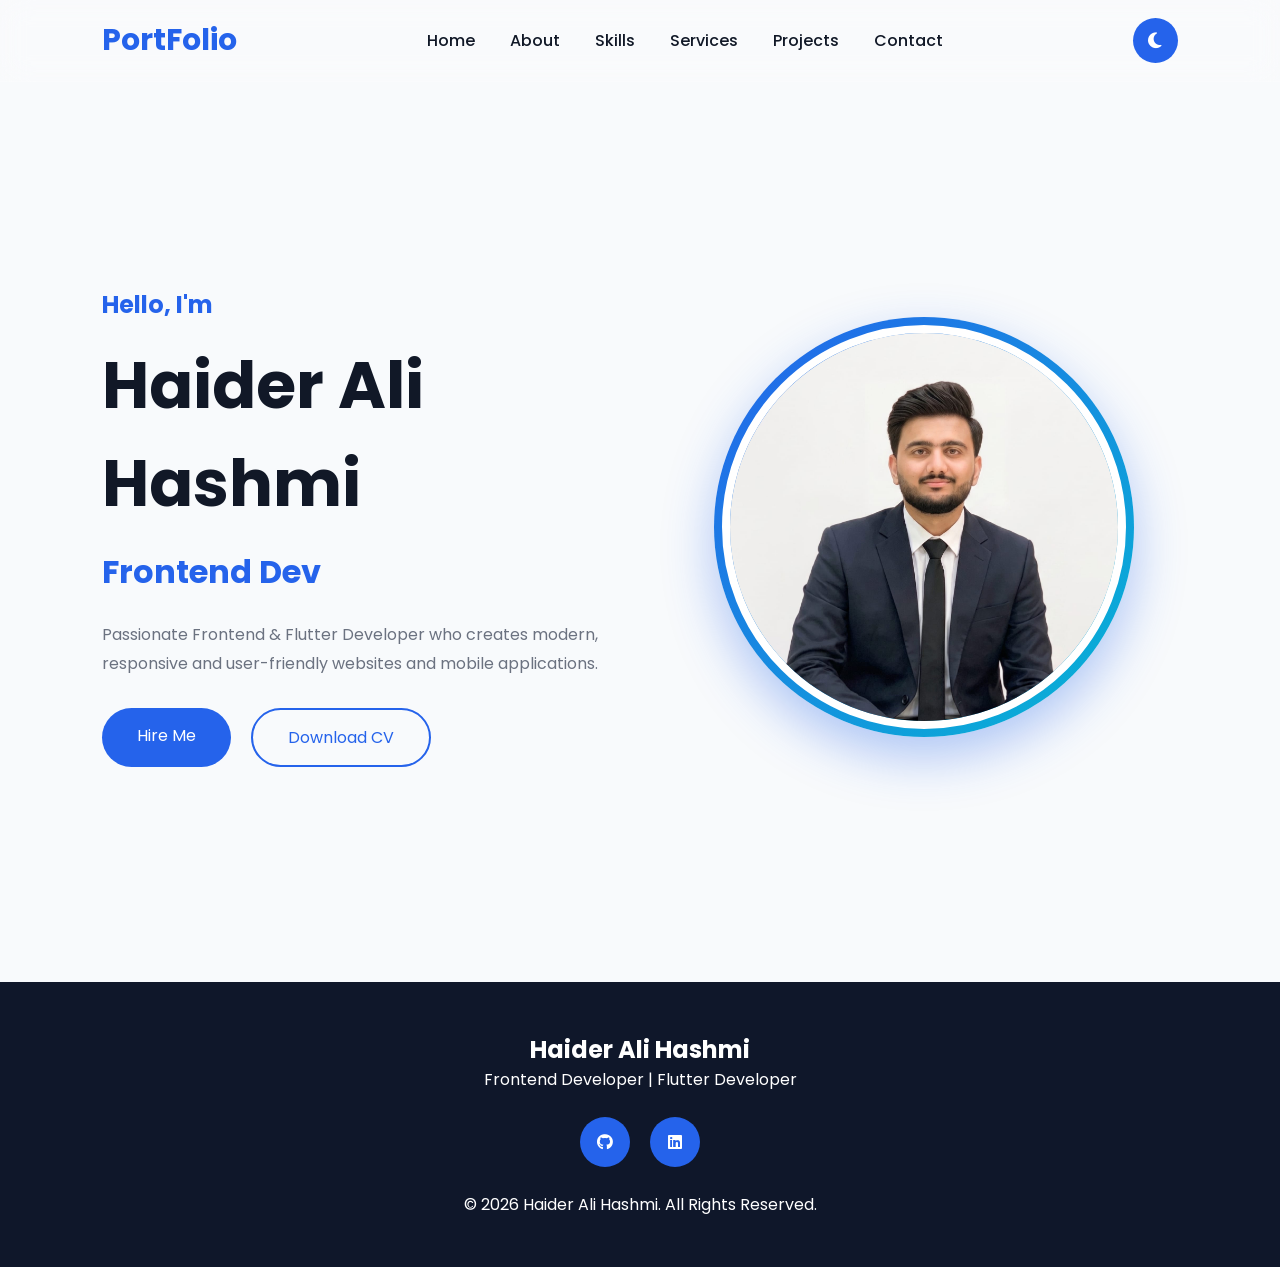
<file: index.html>
<!DOCTYPE html>
<html lang="en">
<head>
    <meta charset="UTF-8">
    <meta name="viewport" content="width=device-width, initial-scale=1.0">
    <title>Haider Ali Hashmi | Portfolio</title>
    <link rel="stylesheet" href="style.css">
    <link rel="stylesheet" href="https://cdnjs.cloudflare.com/ajax/libs/font-awesome/6.6.0/css/all.min.css">
</head>
<body>
    <div id="loader"><div class="spinner"></div></div>
    <div id="progressBar"></div>
    <header>
        <div class="logo"><span>PortFolio</span></div>
        <nav><ul>
            <li><a href="index.html" class="active">Home</a></li>
            <li><a href="about.html">About</a></li>
            <li><a href="skills.html">Skills</a></li>
            <li><a href="services.html">Services</a></li>
            <li><a href="projects.html">Projects</a></li>
            <li><a href="contact.html">Contact</a></li>
        </ul></nav>
        <div class="header-btns"><button id="theme-toggle" aria-label="Toggle theme"><i class="fa-solid fa-moon"></i></button><div class="menu-btn"><i class="fa-solid fa-bars"></i></div></div>
    </header>
    <main>
        <section class="hero" id="home">
            <div class="hero-content"><h3>Hello, I'm</h3><h1>Haider Ali Hashmi</h1><h2><span class="typing"></span></h2><p>Passionate Frontend &amp; Flutter Developer who creates modern, responsive and user-friendly websites and mobile applications.</p><div class="hero-buttons"><a href="contact.html" class="btn">Hire Me</a><a href="assets/Haider CV updated.pdf" class="btn-outline" download>Download CV</a></div></div>
            <div class="hero-image"><div class="image-box"><img src="assets/Haider.jpg" alt="Haider Ali Hashmi"></div></div>
        </section>
    </main>
    <footer><h2>Haider Ali Hashmi</h2><p>Frontend Developer | Flutter Developer</p><div class="footer-icons"><a href="https://github.com/HaiderAliHashmi786"><i class="fab fa-github"></i></a><a href="https://www.linkedin.com/in/haider-ali-hashmi-18349a380"><i class="fab fa-linkedin"></i></a></div><p class="copyright">&copy; 2026 Haider Ali Hashmi. All Rights Reserved.</p></footer>
    <script src="script.js"></script>
</body>
</html>
</file>
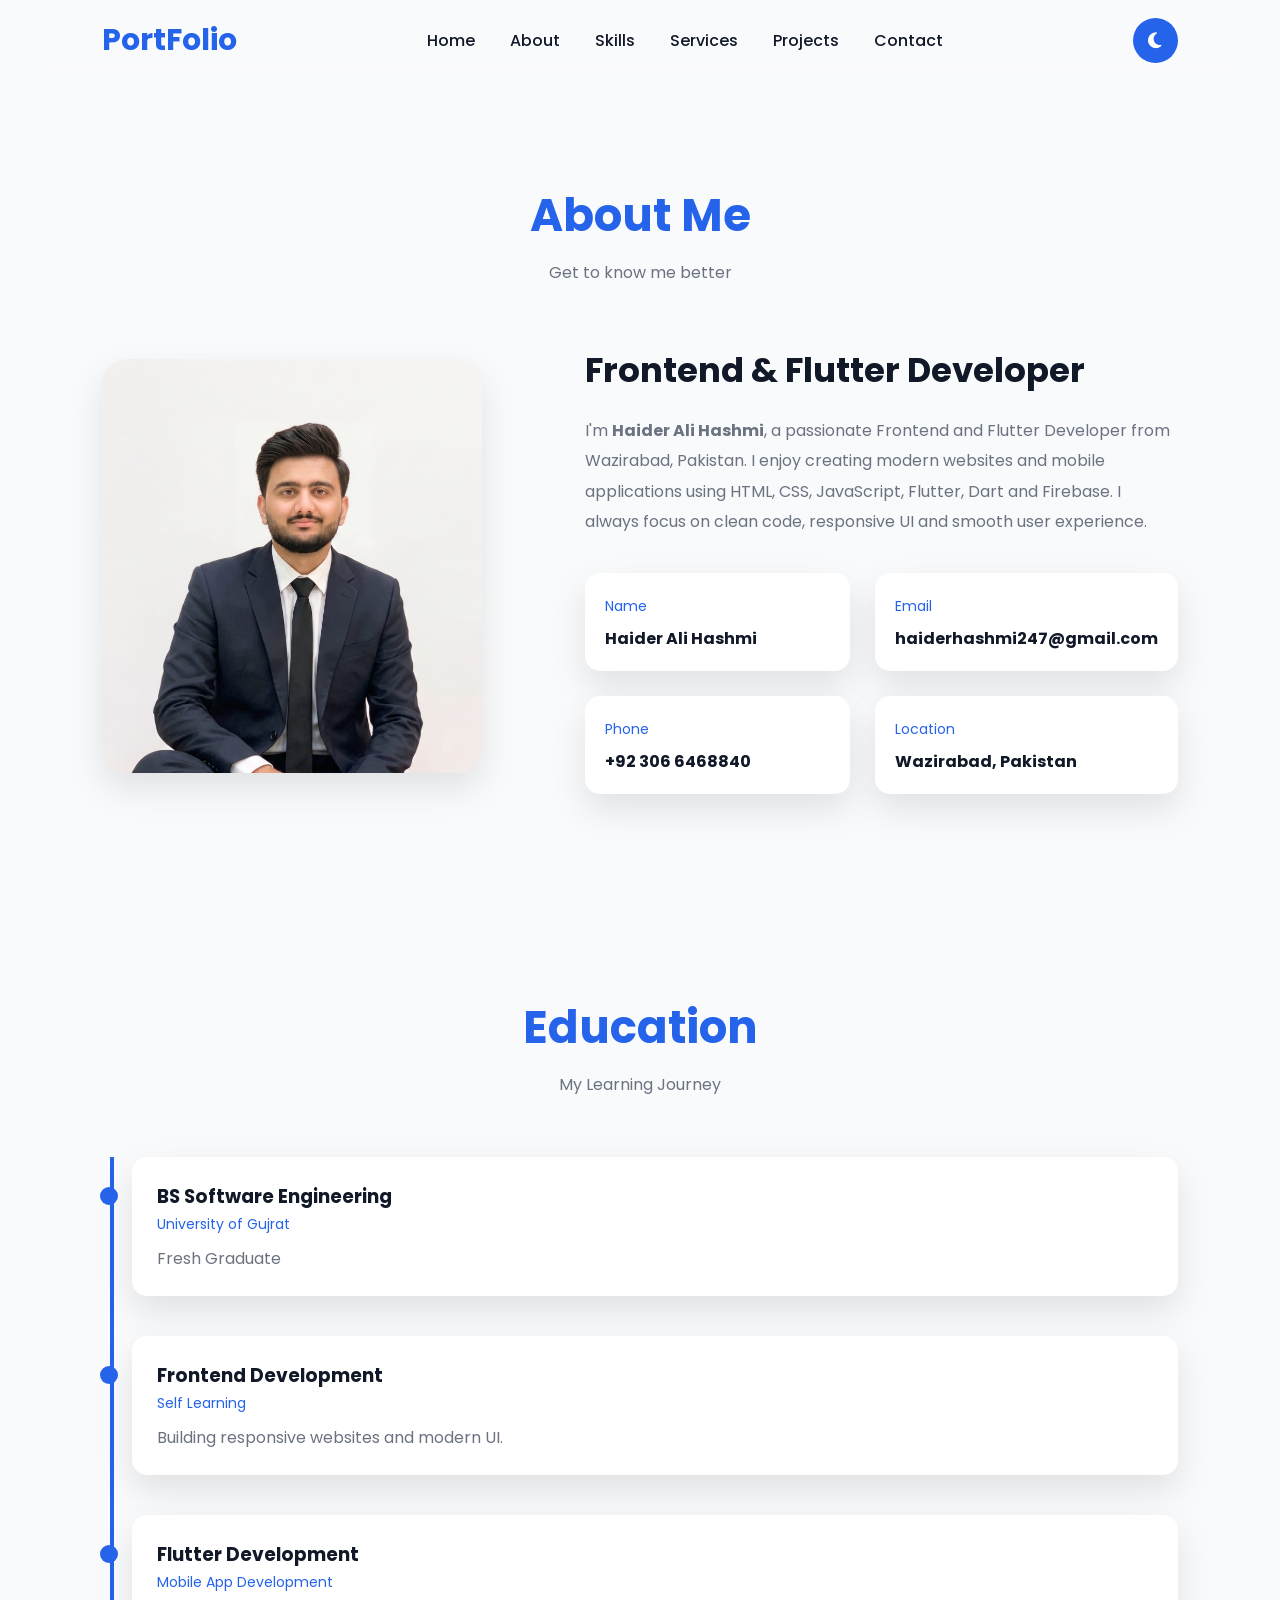
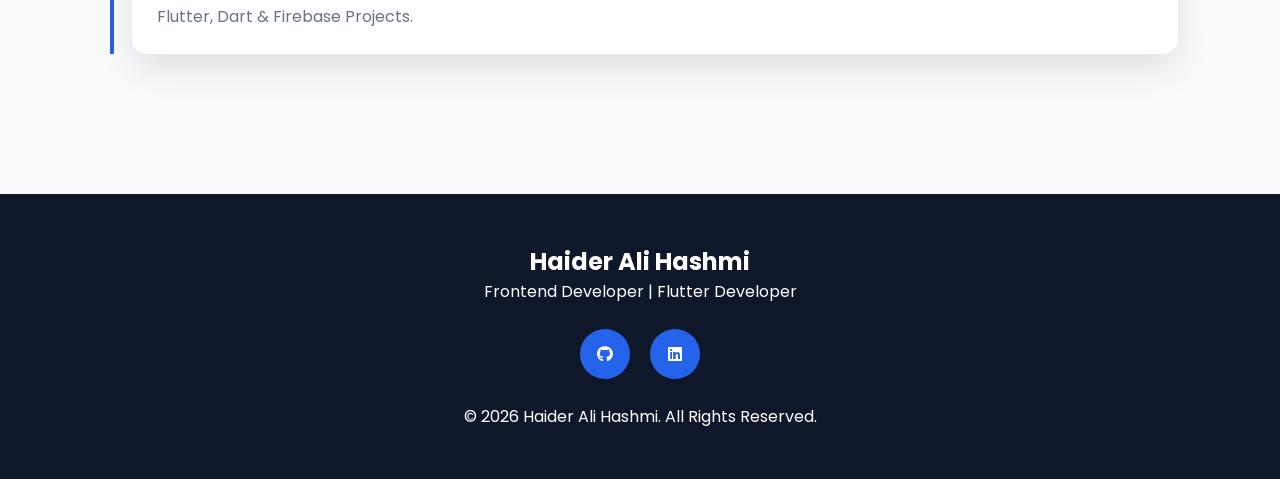
<file: about.html>
<!DOCTYPE html>
<html lang="en">
<head>
    <meta charset="UTF-8">
    <meta name="viewport" content="width=device-width, initial-scale=1.0">
    <title>About | Haider Ali Hashmi</title>
    <link rel="stylesheet" href="style.css">
    <link rel="stylesheet" href="https://cdnjs.cloudflare.com/ajax/libs/font-awesome/6.6.0/css/all.min.css">
</head>
<body>
    <div id="loader"><div class="spinner"></div></div>
    <div id="progressBar"></div>
    <header>
        <div class="logo"><span>PortFolio</span></div>
        <nav><ul>
            <li><a href="index.html">Home</a></li>
            <li><a href="about.html" class="active">About</a></li>
            <li><a href="skills.html">Skills</a></li>
            <li><a href="services.html">Services</a></li>
            <li><a href="projects.html">Projects</a></li>
            <li><a href="contact.html">Contact</a></li>
        </ul></nav>
        <div class="header-btns"><button id="theme-toggle" aria-label="Toggle theme"><i class="fa-solid fa-moon"></i></button><div class="menu-btn"><i class="fa-solid fa-bars"></i></div></div>
    </header>
    <main>
        <section class="about" id="about">
            <div class="section-title"><h2>About Me</h2><p>Get to know me better</p></div>
            <div class="about-container">
                <div class="about-image"><img src="assets/Haider.jpg" alt="Haider Ali Hashmi"></div>
                <div class="about-content">
                    <h3>Frontend &amp; Flutter Developer</h3>
                    <p>I'm <strong>Haider Ali Hashmi</strong>, a passionate Frontend and Flutter Developer from Wazirabad, Pakistan. I enjoy creating modern websites and mobile applications using HTML, CSS, JavaScript, Flutter, Dart and Firebase. I always focus on clean code, responsive UI and smooth user experience.</p>
                    <div class="about-info">
                        <div><span>Name</span><h4>Haider Ali Hashmi</h4></div>
                        <div><span>Email</span><h4>haiderhashmi247@gmail.com</h4></div>
                        <div><span>Phone</span><h4>+92 306 6468840</h4></div>
                        <div><span>Location</span><h4>Wazirabad, Pakistan</h4></div>
                    </div>
                </div>
            </div>
        </section>
        <section class="education">
            <div class="section-title"><h2>Education</h2><p>My Learning Journey</p></div>
            <div class="timeline">
                <div class="timeline-item"><h3>BS Software Engineering</h3><span>University of Gujrat</span><p>Fresh Graduate</p></div>
                <div class="timeline-item"><h3>Frontend Development</h3><span>Self Learning</span><p>Building responsive websites and modern UI.</p></div>
                <div class="timeline-item"><h3>Flutter Development</h3><span>Mobile App Development</span><p>Flutter, Dart &amp; Firebase Projects.</p></div>
            </div>
        </section>
    </main>
    <footer><h2>Haider Ali Hashmi</h2><p>Frontend Developer | Flutter Developer</p><div class="footer-icons"><a href="https://github.com/HaiderAliHashmi786"><i class="fab fa-github"></i></a><a href="https://www.linkedin.com/in/haider-ali-hashmi-18349a380"><i class="fab fa-linkedin"></i></a></div><p class="copyright">&copy; 2026 Haider Ali Hashmi. All Rights Reserved.</p></footer>
    <script src="script.js"></script>
</body>
</html>
</file>
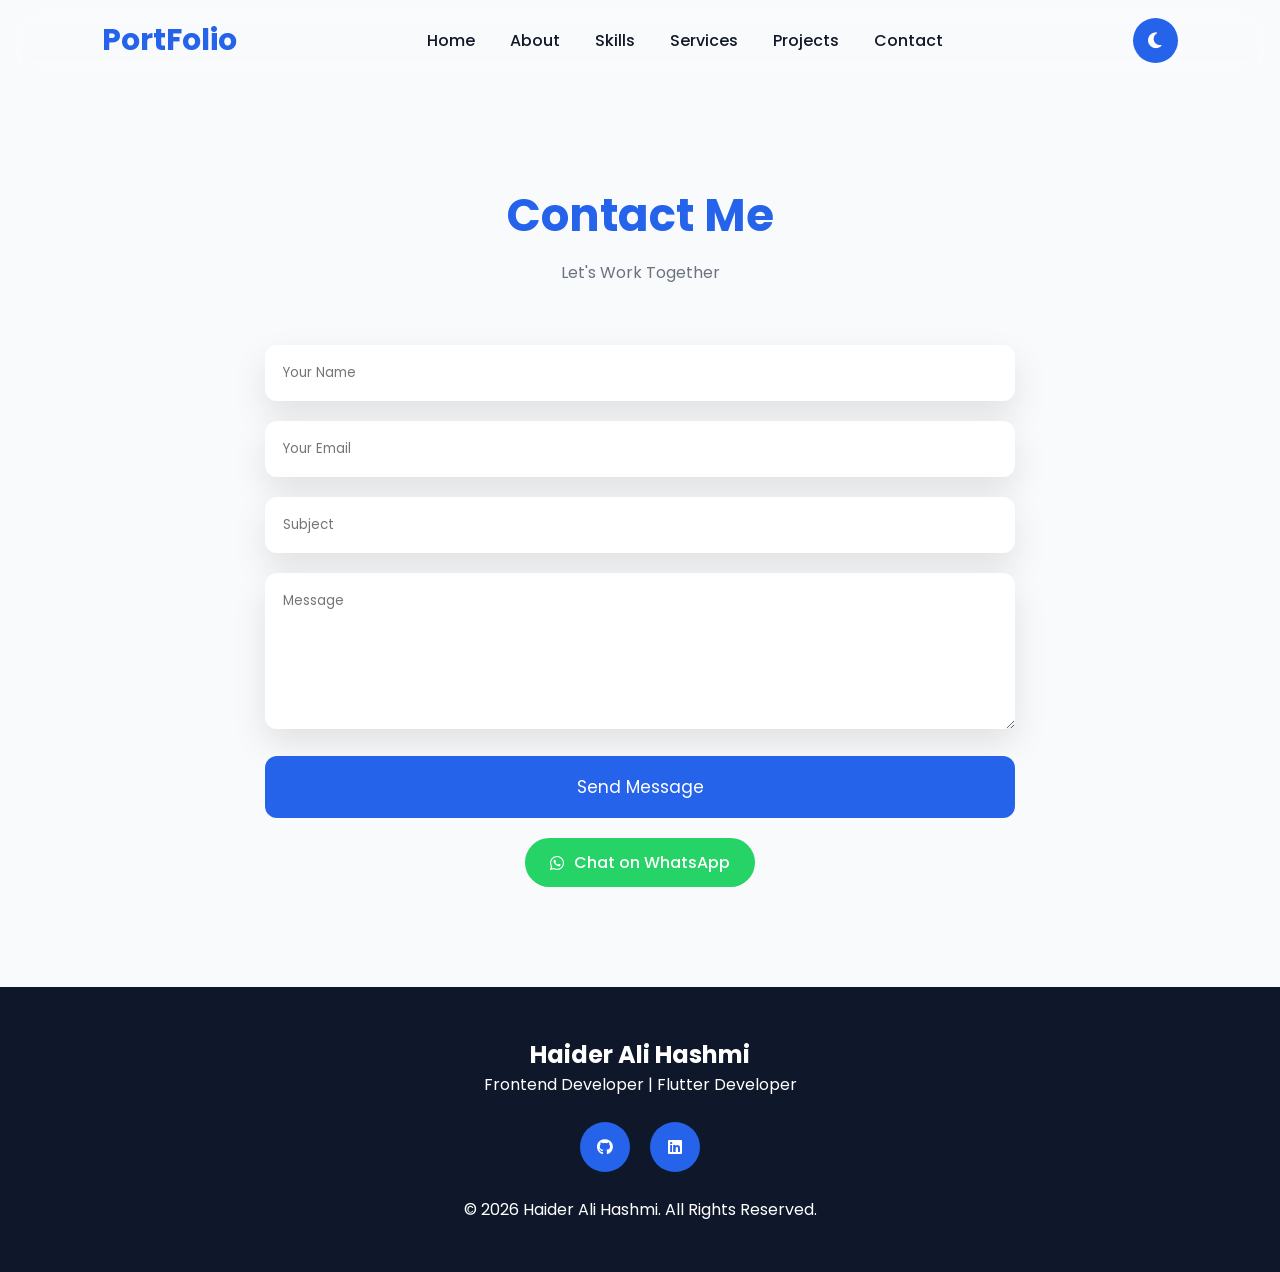
<file: contact.html>
<!DOCTYPE html>
<html lang="en">
<head>
    <meta charset="UTF-8"><meta name="viewport" content="width=device-width, initial-scale=1.0">
    <title>Contact | Haider Ali Hashmi</title>
    <link rel="stylesheet" href="style.css"><link rel="stylesheet" href="https://cdnjs.cloudflare.com/ajax/libs/font-awesome/6.6.0/css/all.min.css">
</head>
<body>
    <div id="loader"><div class="spinner"></div></div><div id="progressBar"></div>
    <header><div class="logo"><span>PortFolio</span></div><nav><ul>
        <li><a href="index.html">Home</a></li><li><a href="about.html">About</a></li><li><a href="skills.html">Skills</a></li><li><a href="services.html">Services</a></li><li><a href="projects.html">Projects</a></li><li><a href="contact.html" class="active">Contact</a></li>
    </ul></nav><div class="header-btns"><button id="theme-toggle" aria-label="Toggle theme"><i class="fa-solid fa-moon"></i></button><div class="menu-btn"><i class="fa-solid fa-bars"></i></div></div></header>
    <main><section class="contact" id="contact"><div class="section-title"><h2>Contact Me</h2><p>Let's Work Together</p></div><form id="contactForm"><input type="text" name="name" placeholder="Your Name" required><input type="email" name="email" placeholder="Your Email" required><input type="text" name="subject" placeholder="Subject" required><textarea name="message" rows="6" placeholder="Message" required></textarea><button type="submit">Send Message</button></form><div class="whatsapp-btn"><a href="https://wa.me/923066468840" target="_blank" rel="noopener noreferrer"><i class="fa-brands fa-whatsapp"></i> Chat on WhatsApp</a></div></section></main>
    <div id="popupBox" class="popup">Message sent successfully</div>
    <footer><h2>Haider Ali Hashmi</h2><p>Frontend Developer | Flutter Developer</p><div class="footer-icons"><a href="https://github.com/HaiderAliHashmi786"><i class="fab fa-github"></i></a><a href="https://www.linkedin.com/in/haider-ali-hashmi-18349a380"><i class="fab fa-linkedin"></i></a></div><p class="copyright">&copy; 2026 Haider Ali Hashmi. All Rights Reserved.</p></footer>
    <script src="script.js"></script>
</body>
</html>
</file>
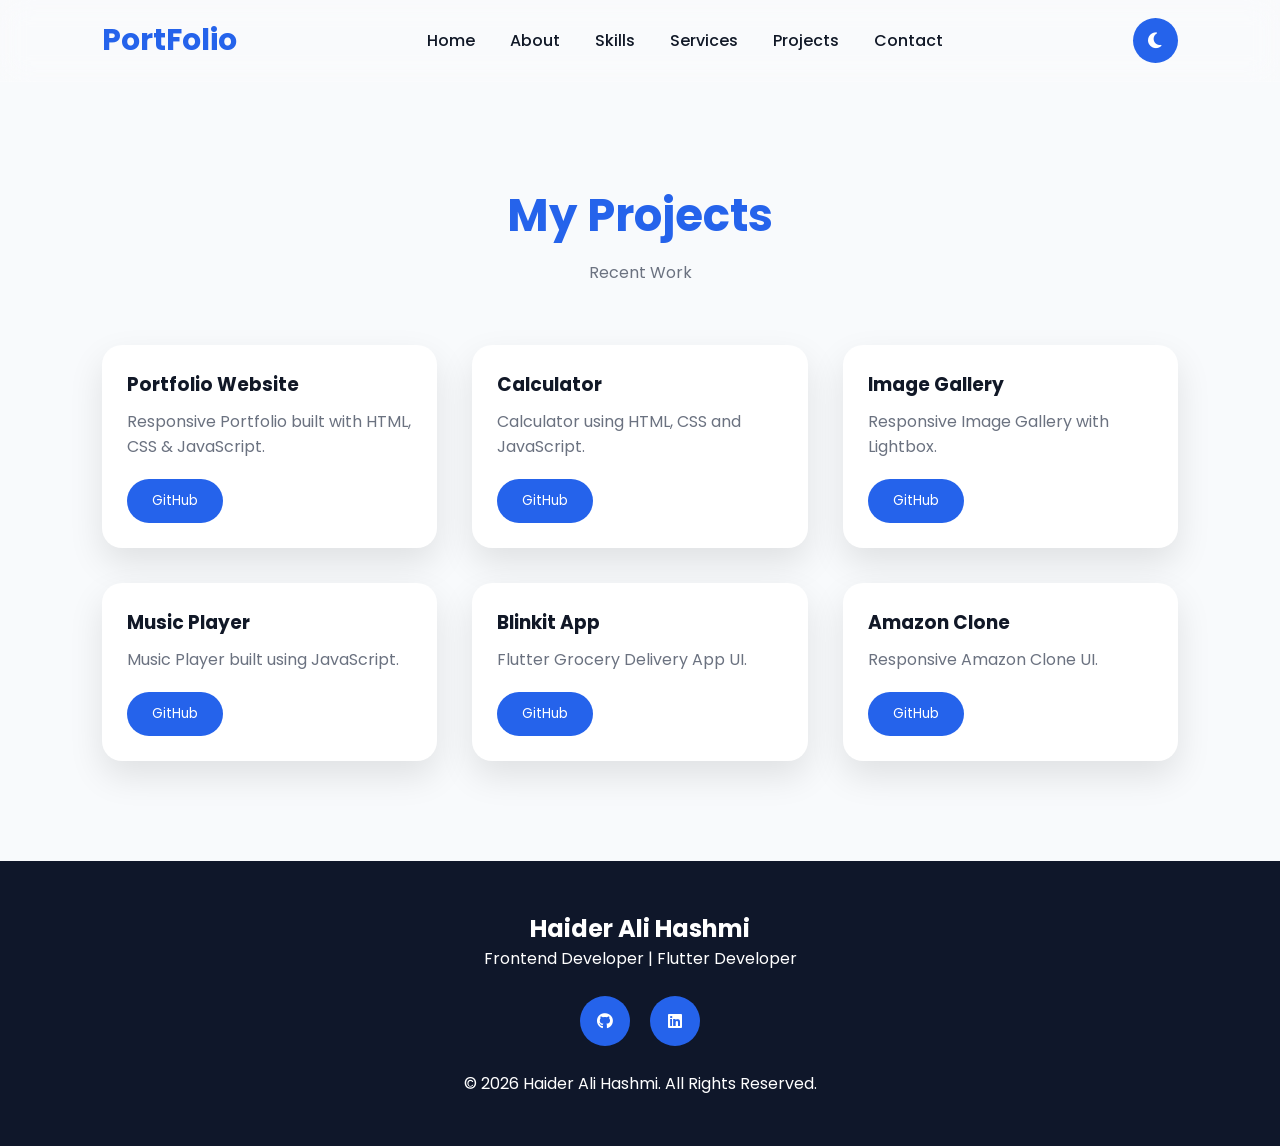
<file: projects.html>
<!DOCTYPE html>
<html lang="en">
<head>
    <meta charset="UTF-8"><meta name="viewport" content="width=device-width, initial-scale=1.0">
    <title>Projects | Haider Ali Hashmi</title>
    <link rel="stylesheet" href="style.css"><link rel="stylesheet" href="https://cdnjs.cloudflare.com/ajax/libs/font-awesome/6.6.0/css/all.min.css">
</head>
<body>
    <div id="loader"><div class="spinner"></div></div><div id="progressBar"></div>
    <header><div class="logo"><span>PortFolio</span></div><nav><ul>
        <li><a href="index.html">Home</a></li><li><a href="about.html">About</a></li><li><a href="skills.html">Skills</a></li><li><a href="services.html">Services</a></li><li><a href="projects.html" class="active">Projects</a></li><li><a href="contact.html">Contact</a></li>
    </ul></nav><div class="header-btns"><button id="theme-toggle" aria-label="Toggle theme"><i class="fa-solid fa-moon"></i></button><div class="menu-btn"><i class="fa-solid fa-bars"></i></div></div></header>
    <main><section class="projects" id="projects"><div class="section-title"><h2>My Projects</h2><p>Recent Work</p></div><div class="projects-container">
        <div class="project-card"><div class="project-content"><h3>Portfolio Website</h3><p>Responsive Portfolio built with HTML, CSS &amp; JavaScript.</p><a href="https://github.com/HaiderAliHashmi786" target="_blank" rel="noopener noreferrer"><button>GitHub</button></a></div></div><div class="project-card"><div class="project-content"><h3>Calculator</h3><p>Calculator using HTML, CSS and JavaScript.</p><a href="https://github.com/HaiderAliHashmi786" target="_blank" rel="noopener noreferrer"><button>GitHub</button></a></div></div><div class="project-card"><div class="project-content"><h3>Image Gallery</h3><p>Responsive Image Gallery with Lightbox.</p><a href="https://github.com/HaiderAliHashmi786" target="_blank" rel="noopener noreferrer"><button>GitHub</button></a></div></div><div class="project-card"><div class="project-content"><h3>Music Player</h3><p>Music Player built using JavaScript.</p><a href="https://github.com/HaiderAliHashmi786" target="_blank" rel="noopener noreferrer"><button>GitHub</button></a></div></div><div class="project-card"><div class="project-content"><h3>Blinkit App</h3><p>Flutter Grocery Delivery App UI.</p><a href="https://github.com/HaiderAliHashmi786" target="_blank" rel="noopener noreferrer"><button>GitHub</button></a></div></div><div class="project-card"><div class="project-content"><h3>Amazon Clone</h3><p>Responsive Amazon Clone UI.</p><a href="https://github.com/HaiderAliHashmi786" target="_blank" rel="noopener noreferrer"><button>GitHub</button></a></div></div>
    </div></section></main>
    <footer><h2>Haider Ali Hashmi</h2><p>Frontend Developer | Flutter Developer</p><div class="footer-icons"><a href="https://github.com/HaiderAliHashmi786"><i class="fab fa-github"></i></a><a href="https://www.linkedin.com/in/haider-ali-hashmi-18349a380"><i class="fab fa-linkedin"></i></a></div><p class="copyright">&copy; 2026 Haider Ali Hashmi. All Rights Reserved.</p></footer>
    <script src="script.js"></script>
</body>
</html>
</file>
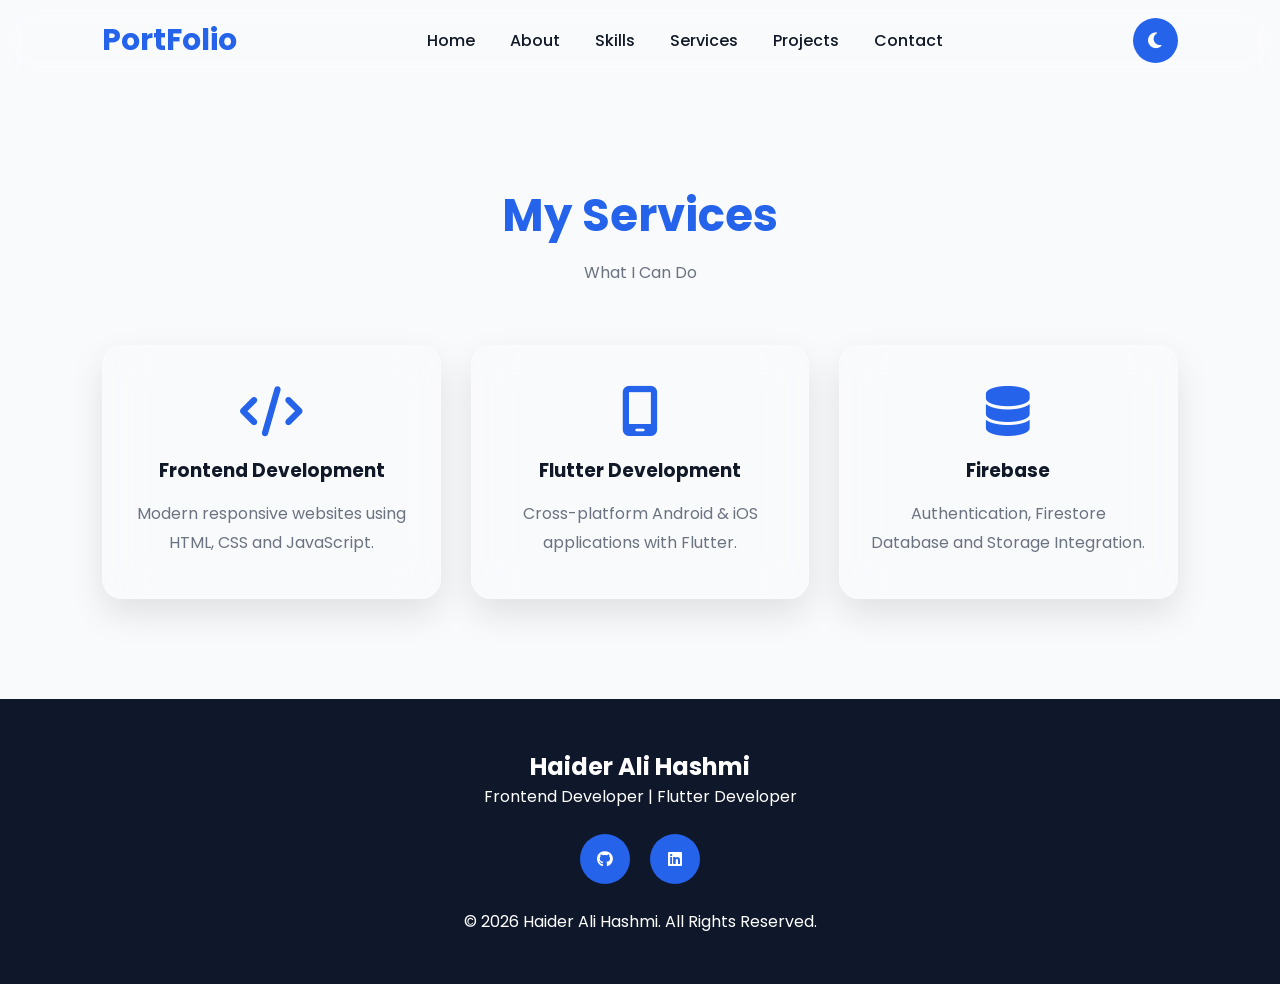
<file: services.html>
<!DOCTYPE html>
<html lang="en">
<head>
    <meta charset="UTF-8"><meta name="viewport" content="width=device-width, initial-scale=1.0">
    <title>Services | Haider Ali Hashmi</title>
    <link rel="stylesheet" href="style.css"><link rel="stylesheet" href="https://cdnjs.cloudflare.com/ajax/libs/font-awesome/6.6.0/css/all.min.css">
</head>
<body>
    <div id="loader"><div class="spinner"></div></div><div id="progressBar"></div>
    <header><div class="logo"><span>PortFolio</span></div><nav><ul>
        <li><a href="index.html">Home</a></li><li><a href="about.html">About</a></li><li><a href="skills.html">Skills</a></li><li><a href="services.html" class="active">Services</a></li><li><a href="projects.html">Projects</a></li><li><a href="contact.html">Contact</a></li>
    </ul></nav><div class="header-btns"><button id="theme-toggle" aria-label="Toggle theme"><i class="fa-solid fa-moon"></i></button><div class="menu-btn"><i class="fa-solid fa-bars"></i></div></div></header>
    <main><section class="services" id="services"><div class="section-title"><h2>My Services</h2><p>What I Can Do</p></div><div class="services-container">
        <div class="service-card"><i class="fa-solid fa-code"></i><h3>Frontend Development</h3><p>Modern responsive websites using HTML, CSS and JavaScript.</p></div><div class="service-card"><i class="fa-solid fa-mobile-screen"></i><h3>Flutter Development</h3><p>Cross-platform Android &amp; iOS applications with Flutter.</p></div><div class="service-card"><i class="fa-solid fa-database"></i><h3>Firebase</h3><p>Authentication, Firestore Database and Storage Integration.</p></div>
    </div></section></main>
    <footer><h2>Haider Ali Hashmi</h2><p>Frontend Developer | Flutter Developer</p><div class="footer-icons"><a href="https://github.com/HaiderAliHashmi786"><i class="fab fa-github"></i></a><a href="https://www.linkedin.com/in/haider-ali-hashmi-18349a380"><i class="fab fa-linkedin"></i></a></div><p class="copyright">&copy; 2026 Haider Ali Hashmi. All Rights Reserved.</p></footer>
    <script src="script.js"></script>
</body>
</html>
</file>
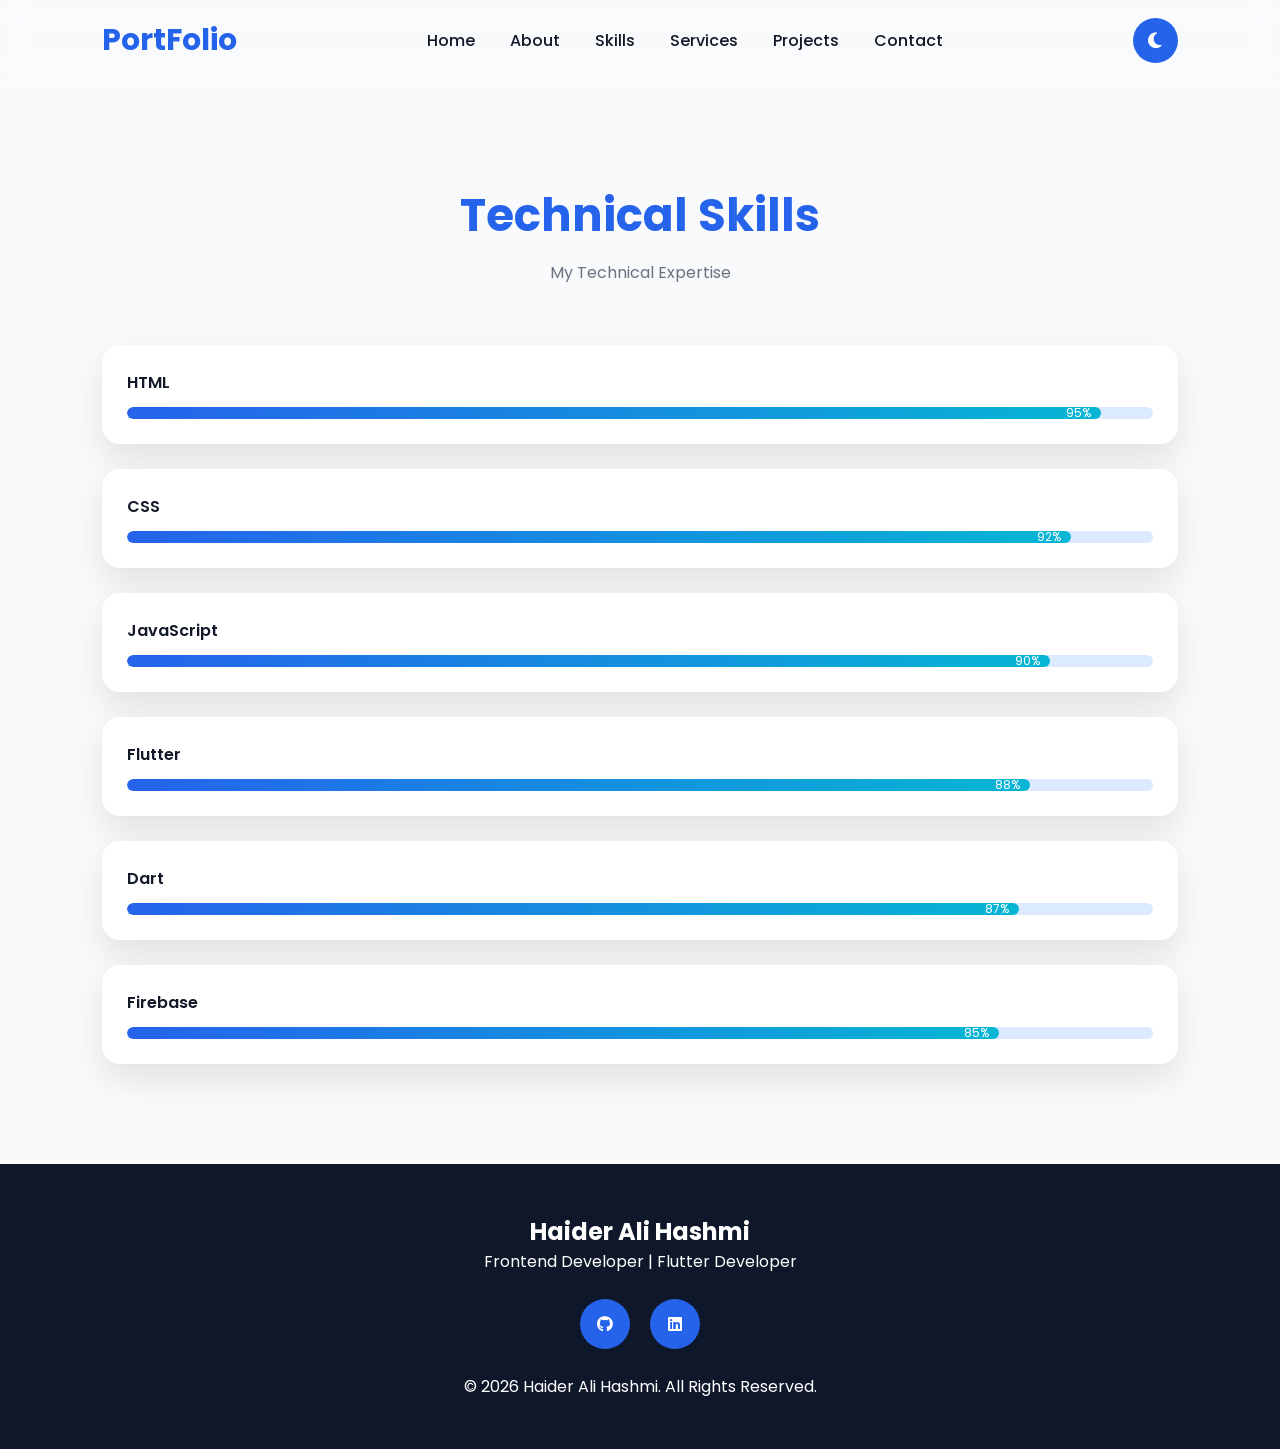
<file: skills.html>
<!DOCTYPE html>
<html lang="en">
<head>
    <meta charset="UTF-8"><meta name="viewport" content="width=device-width, initial-scale=1.0">
    <title>Skills | Haider Ali Hashmi</title>
    <link rel="stylesheet" href="style.css"><link rel="stylesheet" href="https://cdnjs.cloudflare.com/ajax/libs/font-awesome/6.6.0/css/all.min.css">
</head>
<body>
    <div id="loader"><div class="spinner"></div></div><div id="progressBar"></div>
    <header><div class="logo"><span>PortFolio</span></div><nav><ul>
        <li><a href="index.html">Home</a></li><li><a href="about.html">About</a></li><li><a href="skills.html" class="active">Skills</a></li><li><a href="services.html">Services</a></li><li><a href="projects.html">Projects</a></li><li><a href="contact.html">Contact</a></li>
    </ul></nav><div class="header-btns"><button id="theme-toggle" aria-label="Toggle theme"><i class="fa-solid fa-moon"></i></button><div class="menu-btn"><i class="fa-solid fa-bars"></i></div></div></header>
    <main><section id="skills" class="skills"><div class="section-title"><h2>Technical Skills</h2><p>My Technical Expertise</p></div><div class="skills-container">
        <div class="skill"><p>HTML</p><div class="progress"><span style="width:95%">95%</span></div></div><div class="skill"><p>CSS</p><div class="progress"><span style="width:92%">92%</span></div></div><div class="skill"><p>JavaScript</p><div class="progress"><span style="width:90%">90%</span></div></div><div class="skill"><p>Flutter</p><div class="progress"><span style="width:88%">88%</span></div></div><div class="skill"><p>Dart</p><div class="progress"><span style="width:87%">87%</span></div></div><div class="skill"><p>Firebase</p><div class="progress"><span style="width:85%">85%</span></div></div>
    </div></section></main>
    <footer><h2>Haider Ali Hashmi</h2><p>Frontend Developer | Flutter Developer</p><div class="footer-icons"><a href="https://github.com/HaiderAliHashmi786"><i class="fab fa-github"></i></a><a href="https://www.linkedin.com/in/haider-ali-hashmi-18349a380"><i class="fab fa-linkedin"></i></a></div><p class="copyright">&copy; 2026 Haider Ali Hashmi. All Rights Reserved.</p></footer>
    <script src="script.js"></script>
</body>
</html>
</file>
<file: style.css>
/* ===========================
   GOOGLE FONT
=========================== */
@import url('https://fonts.googleapis.com/css2?family=Poppins:wght@300;400;500;600;700;800&display=swap');

/* ===========================
   RESET
=========================== */

*{
    margin:0;
    padding:0;
    box-sizing:border-box;
    font-family:'Poppins',sans-serif;
    scroll-behavior:smooth;
}

:root{

    --primary:#2563eb;
    --secondary:#0f172a;
    --bg:#f8fafc;
    --card:#ffffff;
    --text:#111827;
    --text-light:#6b7280;
    --shadow:0 15px 35px rgba(0,0,0,.1);

}

body.dark{

    --primary:#3b82f6;
    --secondary:#020617;
    --bg:#0f172a;
    --card:#1e293b;
    --text:#ffffff;
    --text-light:#cbd5e1;

}

body{

    background:var(--bg);
    color:var(--text);
    overflow-x:hidden;

}

/* ===========================
   LOADER
=========================== */

#loader{

    position:fixed;
    inset:0;
    background:#fff;
    display:flex;
    justify-content:center;
    align-items:center;
    z-index:99999;

}

.spinner{

    width:60px;
    height:60px;
    border-radius:50%;
    border:6px solid #ddd;
    border-top:6px solid var(--primary);
    animation:spin 1s linear infinite;

}

@keyframes spin{

    100%{

        transform:rotate(360deg);

    }

}

/* ===========================
   SCROLL BAR
=========================== */

#progressBar{

    position:fixed;
    top:0;
    left:0;
    width:0%;
    height:5px;
    background:linear-gradient(90deg,#2563eb,#06b6d4);
    z-index:9999;

}

/* ===========================
   HEADER
=========================== */

header{
    position: relative;
    width: 100%;
    display:flex;
    justify-content:space-between;
    align-items:center;
    padding:18px 8%;
    backdrop-filter:blur(15px);
    background:rgba(255,255,255,.15);
    border-bottom:1px solid rgba(255,255,255,.2);
    z-index:999;
}

.logo{

    font-size:30px;
    font-weight:700;
    color:var(--primary);

}

nav ul{

    display:flex;
    list-style:none;
    gap:35px;

}

nav ul li a{

    color:var(--text);
    text-decoration:none;
    font-weight:500;
    transition:.3s;

}

nav ul li a:hover{

    color:var(--primary);

}

.active{

    color:var(--primary);

}

.header-btns{

    display:flex;
    gap:15px;
    align-items:center;

}

#theme-toggle{

    width:45px;
    height:45px;
    border:none;
    border-radius:50%;
    background:var(--primary);
    color:#fff;
    cursor:pointer;
    font-size:18px;

}

.menu-btn{

    display:none;
    font-size:26px;
    cursor:pointer;

}

/* ===========================
   HERO SECTION
=========================== */

.hero{

    min-height:100vh;
    display:flex;
    justify-content:space-between;
    align-items:center;
    padding:40px 8% 50px;
    gap:60px;

}

.hero-content{

    flex:1;

}

.hero h3{

    color:var(--primary);
    font-size:24px;

}

.hero h1{

    font-size:65px;
    margin:15px 0;

}

.hero h2{

    font-size:32px;
    color:var(--primary);

}

.hero p{

    margin:25px 0;
    color:var(--text-light);
    line-height:1.8;

}

.hero-buttons{

    display:flex;
    gap:20px;
    margin-top:30px;

}

.btn{

    background:var(--primary);
    color:#fff;
    padding:15px 35px;
    border-radius:50px;
    text-decoration:none;
    transition:.3s;

}

.btn:hover{

    transform:translateY(-5px);

}

.btn-outline{

    border:2px solid var(--primary);
    color:var(--primary);
    padding:15px 35px;
    border-radius:50px;
    text-decoration:none;
    transition:.3s;

}

.btn-outline:hover{

    background:var(--primary);
    color:#fff;

}
/* ===========================
   HERO IMAGE
=========================== */

.hero-image{
    flex:1;
    display:flex;
    justify-content:center;
    align-items:center;
}

.image-box{
    width:420px;
    height:420px;
    border-radius:50%;
    background:linear-gradient(135deg,#2563eb,#06b6d4);
    padding:8px;
    animation:float 4s ease-in-out infinite;
    box-shadow:0 20px 50px rgba(37,99,235,.35);
}

.image-box img{
    width:100%;
    height:100%;
    border-radius:50%;
    object-fit:cover;
    border:8px solid #fff;
}

@keyframes float{

    0%{
        transform:translateY(0px);
    }

    50%{
        transform:translateY(-18px);
    }

    100%{
        transform:translateY(0px);
    }

}

/* ===========================
   SECTION TITLE
=========================== */

section{
    padding:100px 8%;
}

.section-title{
    text-align:center;
    margin-bottom:60px;
}

.section-title h2{
    font-size:45px;
    color:var(--primary);
}

.section-title p{
    color:var(--text-light);
    margin-top:10px;
}

/* ===========================
   ABOUT
=========================== */

.about-container{

    display:grid;
    grid-template-columns:1fr 1.4fr;
    gap:60px;
    align-items:center;

}

.about-image img{

    width:100%;
    max-width:380px;
    border-radius:25px;
    box-shadow:var(--shadow);

}

.about-content h3{

    font-size:34px;
    margin-bottom:20px;

}

.about-content p{

    line-height:1.9;
    color:var(--text-light);

}

.about-info{

    display:grid;
    grid-template-columns:repeat(2,1fr);
    gap:25px;
    margin-top:35px;

}

.about-info div{

    background:var(--card);
    padding:20px;
    border-radius:15px;
    box-shadow:var(--shadow);

}

.about-info span{

    color:var(--primary);
    font-size:14px;

}

.about-info h4{

    margin-top:8px;

}

/* ===========================
   STATS
=========================== */

.stats{

    display:grid;
    grid-template-columns:repeat(4,1fr);
    gap:25px;

}

.stat-box{

    background:var(--card);
    text-align:center;
    padding:35px;
    border-radius:20px;
    transition:.4s;
    box-shadow:var(--shadow);

}

.stat-box:hover{

    transform:translateY(-12px);

}

.stat-box h2{

    color:var(--primary);
    font-size:42px;

}

.stat-box p{

    margin-top:10px;
    color:var(--text-light);

}

/* ===========================
   SKILLS
=========================== */

.skills-container{

    display:grid;
    gap:25px;

}

.skill{

    background:var(--card);
    padding:25px;
    border-radius:18px;
    box-shadow:var(--shadow);

}

.skill p{

    margin-bottom:12px;
    font-weight:600;

}

.progress{

    width:100%;
    height:12px;
    background:#dbeafe;
    border-radius:30px;
    overflow:hidden;

}

.progress span{

    display:block;
    height:100%;
    background:linear-gradient(90deg,#2563eb,#06b6d4);
    border-radius:30px;
    color:#fff;
    font-size:12px;
    text-align:right;
    padding-right:10px;
    line-height:12px;

}
/* ===========================
   SERVICES
=========================== */

.services-container{
    display:grid;
    grid-template-columns:repeat(auto-fit,minmax(280px,1fr));
    gap:30px;
}

.service-card{
    background:rgba(255,255,255,.15);
    backdrop-filter:blur(20px);
    border:1px solid rgba(255,255,255,.2);
    border-radius:20px;
    padding:40px 30px;
    text-align:center;
    transition:.4s;
    box-shadow:var(--shadow);
}

.service-card:hover{
    transform:translateY(-12px);
}

.service-card i{
    font-size:50px;
    color:var(--primary);
    margin-bottom:20px;
}

.service-card h3{
    margin-bottom:15px;
}

.service-card p{
    color:var(--text-light);
    line-height:1.8;
}

/* ===========================
   PROJECTS
=========================== */

.projects-container{
    display:grid;
    grid-template-columns:repeat(auto-fit,minmax(330px,1fr));
    gap:35px;
}

.project-card{
    background:var(--card);
    border-radius:20px;
    overflow:hidden;
    box-shadow:var(--shadow);
    transition:.4s;
}

.project-card:hover{
    transform:translateY(-10px);
}

.project-card img{
    width:100%;
    height:230px;
    object-fit:cover;
    transition:.5s;
}

.project-card:hover img{
    transform:scale(1.08);
}

.project-content{
    padding:25px;
}

.project-content h3{
    margin-bottom:10px;
}

.project-content p{
    color:var(--text-light);
    margin-bottom:20px;
}

.project-content button{
    padding:12px 25px;
    background:var(--primary);
    color:#fff;
    border:none;
    border-radius:30px;
    cursor:pointer;
    transition:.3s;
}

.project-content button:hover{
    background:#1d4ed8;
}

/* ===========================
   EDUCATION
=========================== */

.timeline{
    position:relative;
    margin-top:40px;
    padding-left:30px;
}

.timeline::before{
    content:"";
    position:absolute;
    left:8px;
    top:0;
    width:4px;
    height:100%;
    background:var(--primary);
}

.timeline-item{
    position:relative;
    margin-bottom:40px;
    background:var(--card);
    padding:25px;
    border-radius:15px;
    box-shadow:var(--shadow);
}

.timeline-item::before{
    content:"";
    position:absolute;
    left:-32px;
    top:30px;
    width:18px;
    height:18px;
    background:var(--primary);
    border-radius:50%;
}

.timeline-item span{
    color:var(--primary);
    font-size:14px;
}

.timeline-item p{
    margin-top:10px;
    color:var(--text-light);
}

/* ===========================
   CONTACT
=========================== */

.contact form{
    max-width:750px;
    margin:auto;
}

.contact input,
.contact textarea{
    width:100%;
    padding:18px;
    margin-bottom:20px;
    border:none;
    outline:none;
    border-radius:12px;
    background:var(--card);
    box-shadow:var(--shadow);
    color:var(--text);
}

.contact button{
    width:100%;
    padding:18px;
    background:var(--primary);
    color:#fff;
    border:none;
    border-radius:12px;
    cursor:pointer;
    font-size:17px;
    transition:.3s;
}

.contact button:hover{
    background:#1d4ed8;
}

/* ===========================
   FOOTER
=========================== */

footer{
    background:var(--secondary);
    color:#fff;
    text-align:center;
    padding:50px 20px;
}

.footer-icons{
    margin:25px 0;
}

.footer-icons a{
    width:50px;
    height:50px;
    display:inline-flex;
    justify-content:center;
    align-items:center;
    background:var(--primary);
    color:#fff;
    border-radius:50%;
    margin:0 10px;
    text-decoration:none;
    transition:.3s;
}

.footer-icons a:hover{
    transform:translateY(-8px) rotate(360deg);
}

/* ===========================
   RESPONSIVE
=========================== */

@media(max-width:991px){

.hero{
    flex-direction:column-reverse;
    text-align:center;
}

.hero-buttons{
    justify-content:center;
}

.social-icons{
    justify-content:center;
}

.about-container{
    grid-template-columns:1fr;
    text-align:center;
}

.about-image{
    display:flex;
    justify-content:center;
}

.stats{
    grid-template-columns:repeat(2,1fr);
}

nav{
    display:none;
}

.menu-btn{
    display:block;
}
nav.active {
    display: flex;
    flex-direction: column;
    position: absolute;
    top: 80px;
    right: 8%;
    background: var(--card);
    padding: 20px;
    border-radius: 12px;
}
}

@media(max-width:768px){

.hero h1{
    font-size:45px;
}

.hero h2{
    font-size:24px;
}

.image-box{
    width:300px;
    height:300px;
}

.stats{
    grid-template-columns:1fr;
}

.about-info{
    grid-template-columns:1fr;
}

.section-title h2{
    font-size:35px;
}

.projects-container,
.services-container{
    grid-template-columns:1fr;
}
}
.whatsapp-btn{
    text-align:center;
    margin-top:20px;
}

.whatsapp-btn a{
    display:inline-flex;
    gap:10px;
    align-items:center;
    background:#25D366;
    color:#fff;
    padding:12px 25px;
    border-radius:50px;
    text-decoration:none;
    font-weight:500;
    transition:.3s;
}

.whatsapp-btn a:hover{
    transform:translateY(-5px);
}
.popup{
    position:fixed;
    bottom:30px;
    right:30px;
    background:#10b981;
    color:#fff;
    padding:15px 25px;
    border-radius:10px;
    display:none;   /* 👈 YE LINE MUST HAI */
    box-shadow:0 10px 30px rgba(0,0,0,.2);
}
/* =====================================
   FINAL RESPONSIVE DESIGN
===================================== */

/* Large Tablets */
@media (max-width:992px){

header{
    padding:15px 5%;
}

.hero{
    flex-direction:column-reverse;
    text-align:center;
    padding:120px 5% 60px;
    gap:40px;
}

.hero-content,
.hero-image{
    width:100%;
}

.hero-buttons{
    justify-content:center;
    flex-wrap:wrap;
}

.hero h1{
    font-size:50px;
}

.hero h2{
    font-size:28px;
}

.image-box{
    width:320px;
    height:320px;
}

.about-container{
    grid-template-columns:1fr;
    text-align:center;
}

.about-image{
    display:flex;
    justify-content:center;
}

.about-info{
    grid-template-columns:repeat(2,1fr);
}

.stats{
    grid-template-columns:repeat(2,1fr);
}

section{
    padding:80px 5%;
}

nav{
    display:none;
}

nav.active{
    display:block;
    position:absolute;
    top:75px;
    right:20px;
    width:260px;
    background:var(--card);
    border-radius:15px;
    box-shadow:var(--shadow);
    overflow:hidden;
}

nav.active ul{
    display:flex;
    flex-direction:column;
    gap:0;
}

nav.active ul li{
    border-bottom:1px solid rgba(0,0,0,.08);
}

nav.active ul li:last-child{
    border-bottom:none;
}

nav.active ul li a{
    display:block;
    padding:18px 20px;
}

.menu-btn{
    display:block;
}

}

/* Mobile */
@media (max-width:768px){

.hero h1{
    font-size:38px;
}

.hero h2{
    font-size:22px;
}

.hero p{
    font-size:15px;
}

.image-box{
    width:260px;
    height:260px;
}

.hero-buttons{
    flex-direction:column;
    align-items:center;
}

.btn,
.btn-outline{
    width:100%;
    max-width:260px;
    text-align:center;
}

.about-info{
    grid-template-columns:1fr;
}

.stats{
    grid-template-columns:1fr;
}

.projects-container{
    grid-template-columns:1fr;
}

.services-container{
    grid-template-columns:1fr;
}

.section-title h2{
    font-size:32px;
}

.timeline{
    padding-left:18px;
}

.timeline::before{
    left:0;
}

.timeline-item::before{
    left:-10px;
}

.contact input,
.contact textarea,
.contact button{
    font-size:15px;
}

footer h2{
    font-size:24px;
}

}

/* Small Phones */
@media (max-width:480px){

.logo{
    font-size:24px;
}

.hero{
    padding-top:110px;
}

.hero h1{
    font-size:30px;
}

.hero h2{
    font-size:20px;
}

.hero p{
    line-height:1.7;
}

.image-box{
    width:220px;
    height:220px;
}

section{
    padding:60px 20px;
}

.project-card,
.service-card,
.skill,
.timeline-item,
.stat-box{
    padding:20px;
}

.footer-icons a{
    width:45px;
    height:45px;
    margin:5px;
}

.whatsapp-btn a{
    width:100%;
    justify-content:center;
}

.popup{
    right:15px;
    left:15px;
    bottom:20px;
    text-align:center;
}

}
</file>
